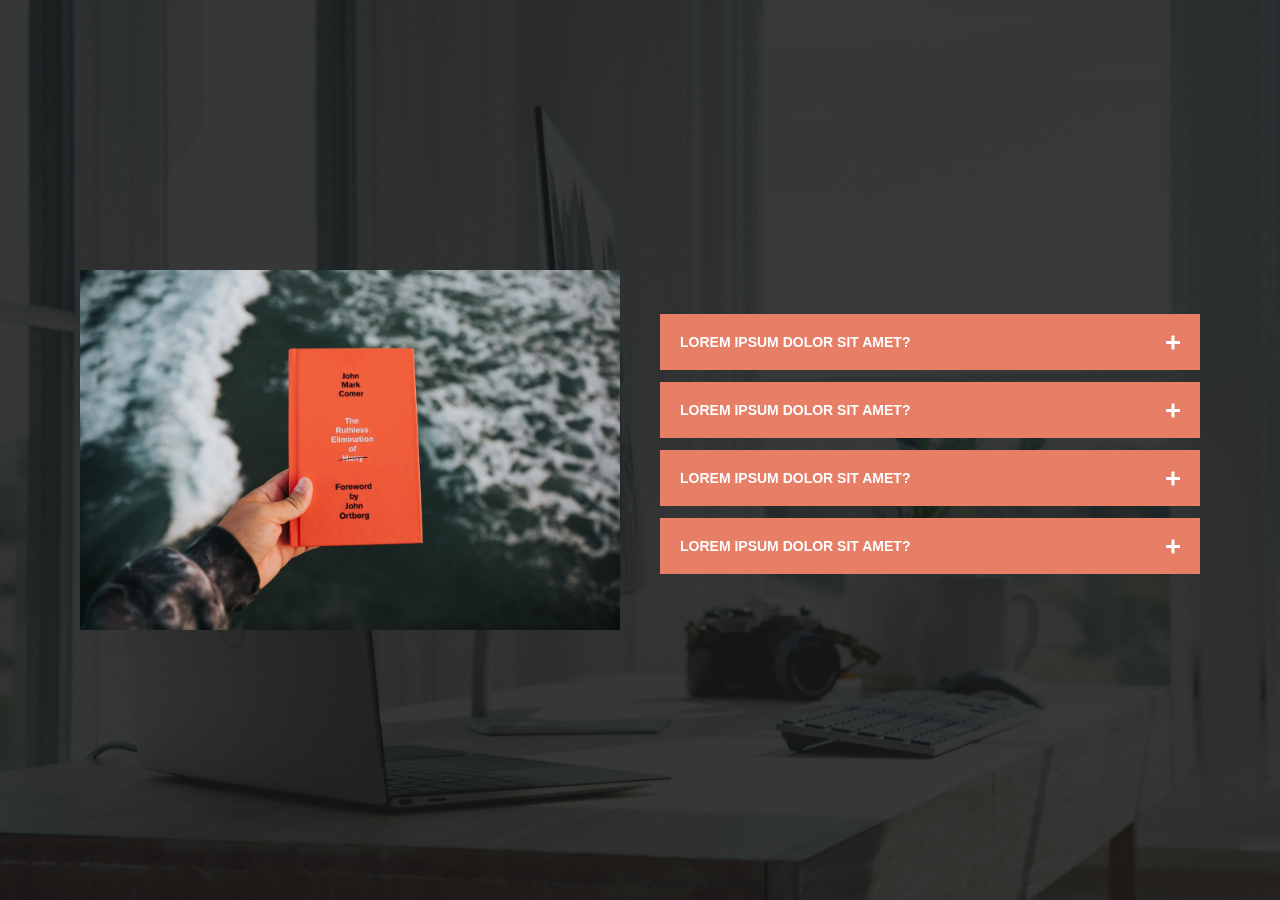
<file: accordion menu/index.html>
<!DOCTYPE html>
<html lang="en">
<head>
  <meta charset="UTF-8">
  <meta name="viewport" content="width=device-width, initial-scale=1.0">
  <title></title>
  <link rel="stylesheet" href="style.css">
</head>
<body>
  <div class="container">
    <img src="img.jpg" alt="" class="image">
    <div class="accordion-menu">
      <div class="item" id="item1">
        <a href="#item1" class="title">
          <span>Lorem ipsum dolor sit amet?</span>
          <i class="icon"></i>
        </a>
        <p class="text">
          Lorem ipsum dolor sit amet consectetur adipisicing elit. Illo temporibus possimus expedita optio magni maiores impedit inventore iusto accusantium doloremque?
        </p>
      </div>

      <div class="item" id="item2">
        <a href="#item2" class="title">
          <span>Lorem ipsum dolor sit amet?</span>
          <i class="icon"></i>
        </a>
        <p class="text">
          Lorem ipsum dolor sit amet consectetur adipisicing elit. Illo temporibus possimus expedita optio magni maiores impedit inventore iusto accusantium doloremque?
        </p>
      </div>

      <div class="item" id="item3">
        <a href="#item3" class="title">
          <span>Lorem ipsum dolor sit amet?</span>
          <i class="icon"></i>
        </a>
        <p class="text">
          Lorem ipsum dolor sit amet consectetur adipisicing elit. Illo temporibus possimus expedita optio magni maiores impedit inventore iusto accusantium doloremque?
        </p>
      </div>

      <div class="item" id="item4">
        <a href="#item4" class="title">
          <span>Lorem ipsum dolor sit amet?</span>
          <i class="icon"></i>
        </a>
        <p class="text">
          Lorem ipsum dolor sit amet consectetur adipisicing elit. Illo temporibus possimus expedita optio magni maiores impedit inventore iusto accusantium doloremque?
        </p>
      </div>
    </div>
  </div>

</body>
</html>
</file>
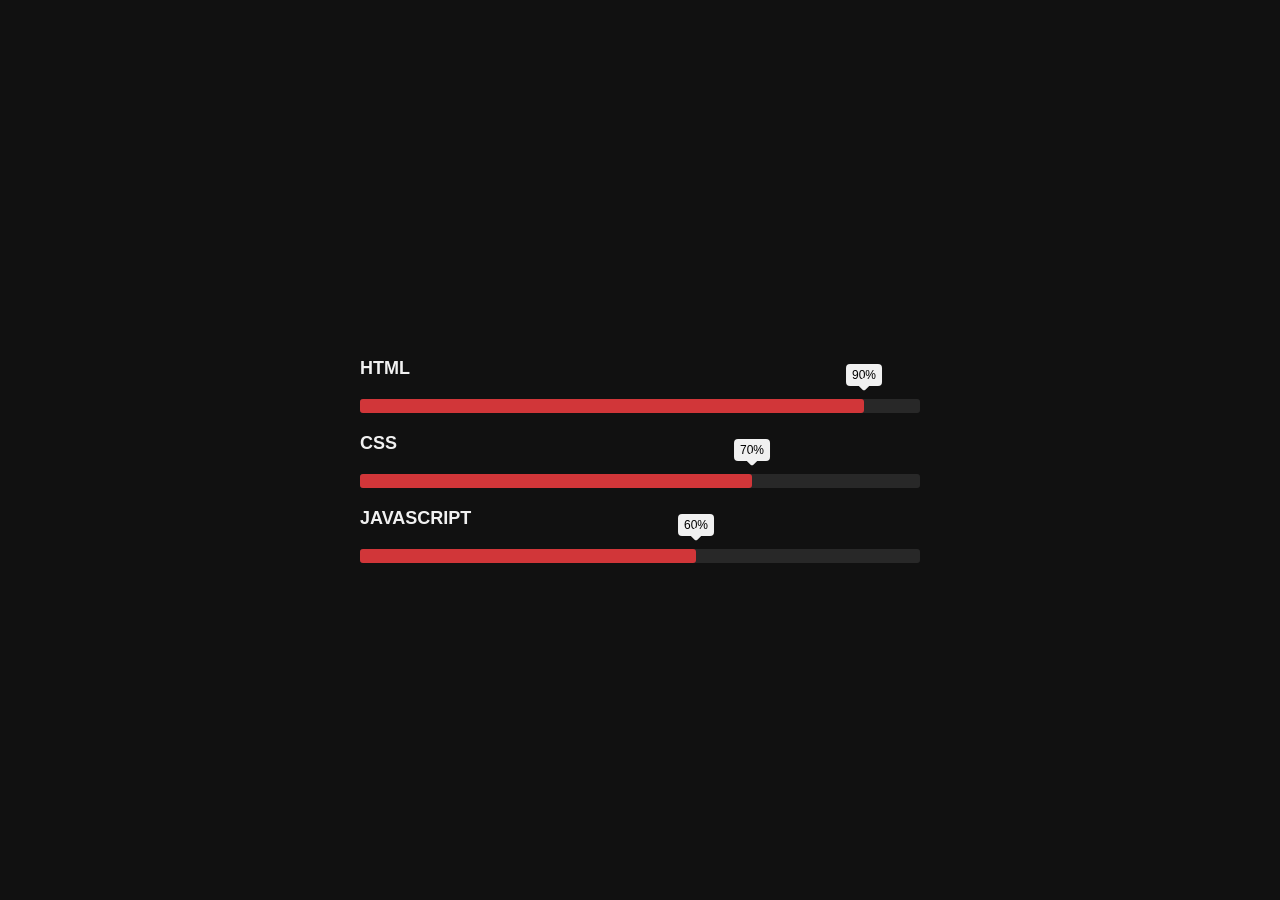
<file: Animated Skills Bars/index.html>
<!DOCTYPE html>
<html lang="en">
<head>
  <meta charset="UTF-8">
  <meta http-equiv="X-UA-Compatible" content="IE=edge">
  <meta name="viewport" content="width=device-width, initial-scale=1.0">
  <title>Skills Bars</title>
  <link rel="stylesheet" href="style.css">
</head>
<body>

<div class="skills">
  <div class="skill">
    <div class="skill-name">HTML</div>
    <div class="skill-bar">
      <div class="skill-per" per="90%" style="max-width:90%"></div>
    </div>
  </div>

  <div class="skill">
    <div class="skill-name">CSS</div>
    <div class="skill-bar">
      <div class="skill-per" per="70%" style="max-width:70%"></div>
    </div>
  </div>

  <div class="skill">
    <div class="skill-name">Javascript</div>
    <div class="skill-bar">
      <div class="skill-per" per="60%" style="max-width:60%"></div>
    </div>
  </div>


</div>

</body>
</html>
</file>
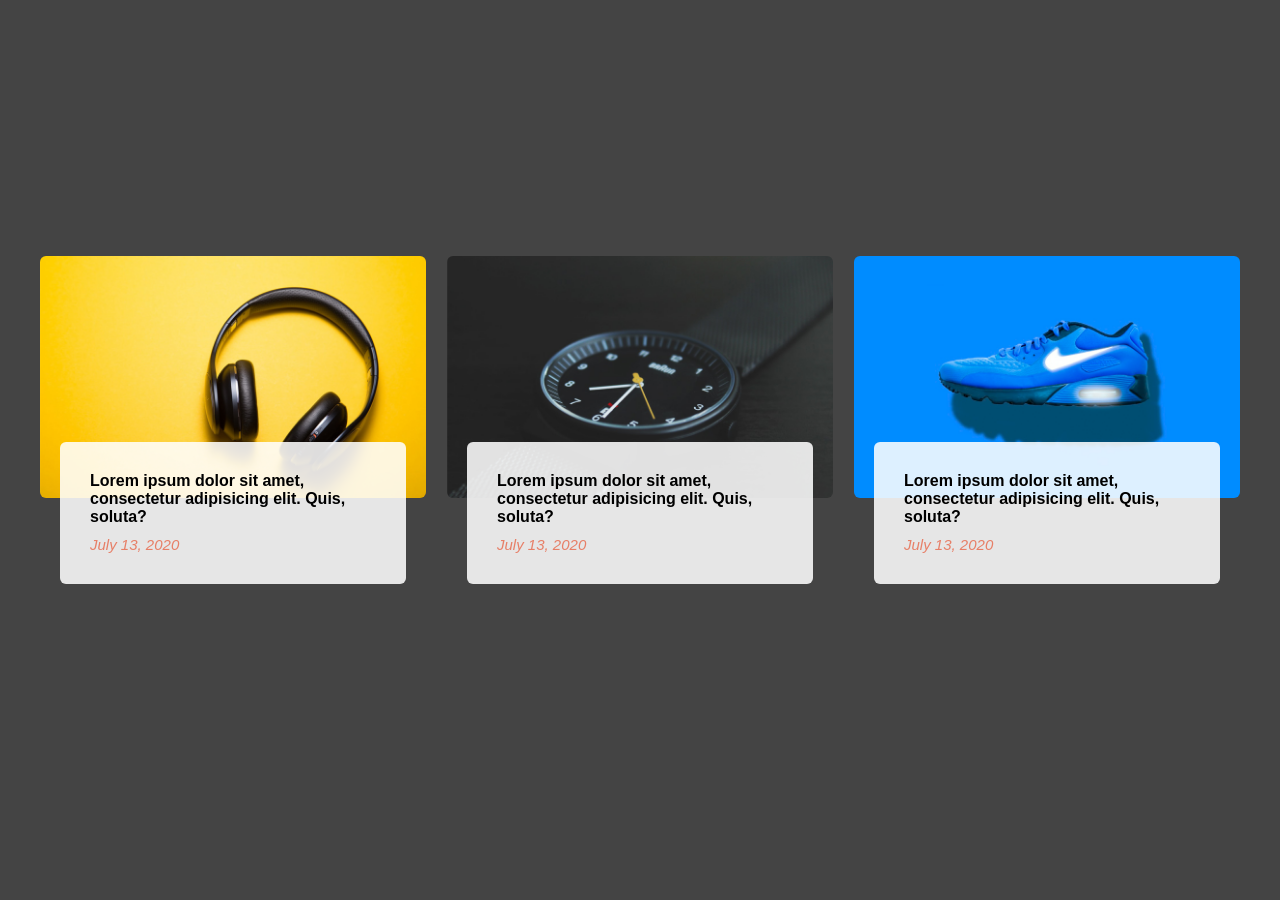
<file: Blog Posts/index.html>
<!DOCTYPE html>
<html lang="en">
<head>
  <meta charset="UTF-8">
  <meta name="viewport" content="width=device-width, initial-scale=1.0">
  <title></title>
  <link rel="stylesheet" href="style.css">
</head>
<body>
  <div class="blog-posts">
    <div class="post">
      <img src="1.jpg" alt="" class="post-img">
      <div class="post-content">
        <h3>Lorem ipsum dolor sit amet, consectetur adipisicing elit. Quis, soluta?</h3>
        <span class="date">July 13, 2020</span>
      </div>
    </div>

    <div class="post">
      <img src="2.jpg" alt="" class="post-img">
      <div class="post-content">
        <h3>Lorem ipsum dolor sit amet, consectetur adipisicing elit. Quis, soluta?</h3>
        <span class="date">July 13, 2020</span>
      </div>
    </div>

    <div class="post">
      <img src="3.jpg" alt="" class="post-img">
      <div class="post-content">
        <h3>Lorem ipsum dolor sit amet, consectetur adipisicing elit. Quis, soluta?</h3>
        <span class="date">July 13, 2020</span>
      </div>
    </div>
  </div>
</body>
</html>
</file>
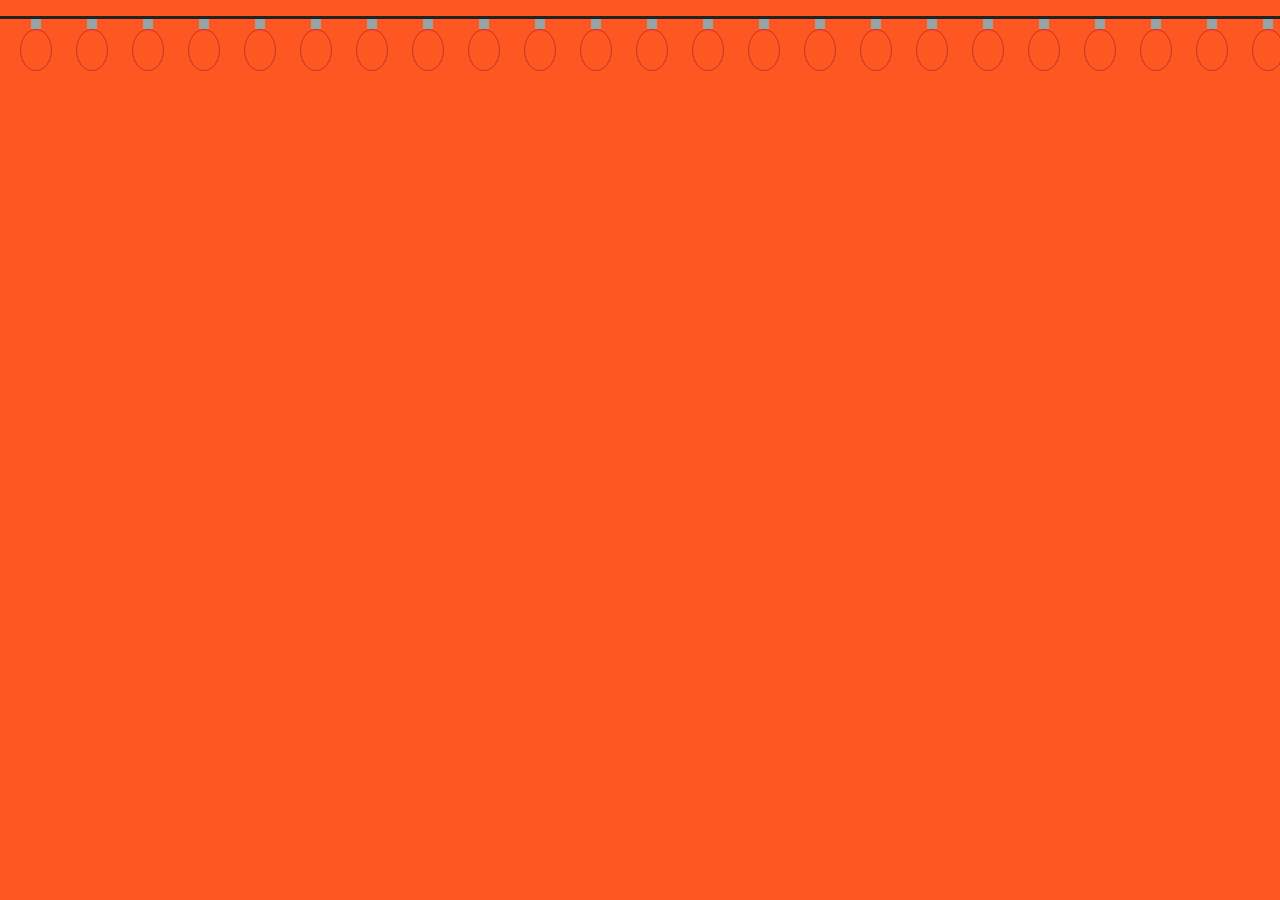
<file: Christmas light/index.html>
<!DOCTYPE html>
<html lang="en" dir="ltr">
  <head>
    <meta charset="utf-8">
    <title></title>
    <link rel="stylesheet" href="style.css">
  </head>
  <body>
    <ul class='christmas-lights'>
      <li class='christmas-light'></li>
      <li class='christmas-light'></li>
      <li class='christmas-light'></li>
      <li class='christmas-light'></li>
      <li class='christmas-light'></li>
      <li class='christmas-light'></li>
      <li class='christmas-light'></li>
      <li class='christmas-light'></li>
      <li class='christmas-light'></li>
      <li class='christmas-light'></li>
      <li class='christmas-light'></li>
      <li class='christmas-light'></li>
      <li class='christmas-light'></li>
      <li class='christmas-light'></li>
      <li class='christmas-light'></li>
      <li class='christmas-light'></li>
      <li class='christmas-light'></li>
      <li class='christmas-light'></li>
      <li class='christmas-light'></li>
      <li class='christmas-light'></li>
      <li class='christmas-light'></li>
      <li class='christmas-light'></li>
      <li class='christmas-light'></li>
      <li class='christmas-light'></li>
      <li class='christmas-light'></li>
      <li class='christmas-light'></li>
    </ul>
  </body>
</html>
</file>
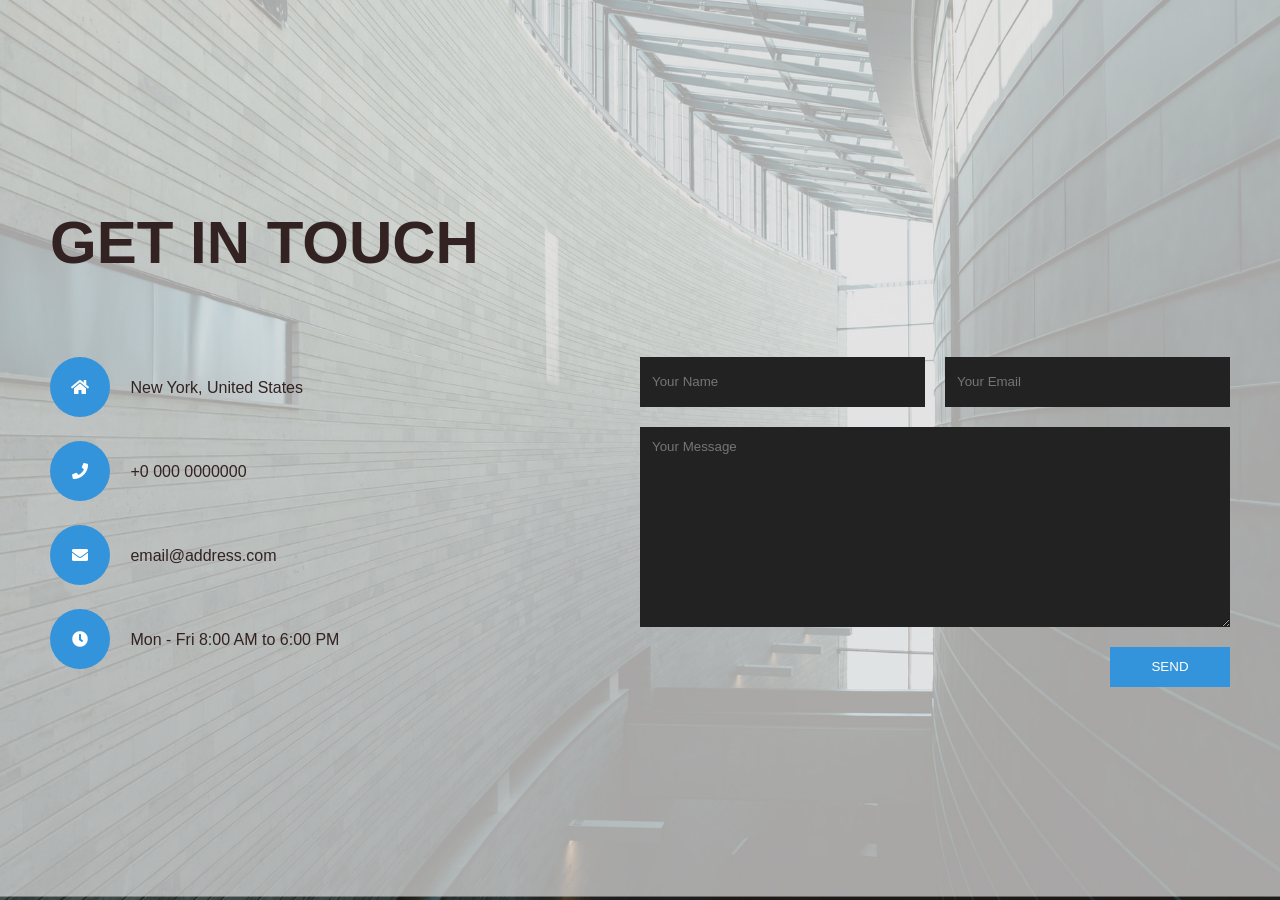
<file: Contact Page/index.html>
<!DOCTYPE html>
<html lang="en">
<head>
  <meta charset="UTF-8">
  <meta name="viewport" content="width=device-width, initial-scale=1.0">
  <title></title>
  <link rel="stylesheet" href="https://cdnjs.cloudflare.com/ajax/libs/font-awesome/5.13.0/css/all.min.css">
  <link rel="stylesheet" href="style.css">
</head>
<body>
  <div class="contact-page">
    <h2>Get in touch</h2>
    <div class="contact-info">
      <div class="item">
        <i class="icon fas fa-home"></i>
        New York, United States
      </div>
      <div class="item">
        <i class="icon fas fa-phone"></i>
        +0 000 0000000
      </div>
      <div class="item">
        <i class="icon fas fa-envelope"></i>
        email@address.com
      </div>
      <div class="item">
        <i class="icon fas fa-clock"></i>
        Mon - Fri 8:00 AM to 6:00 PM
      </div>
    </div>
    <form action="" class="contact-form">
      <input type="text" class="textb" placeholder="Your Name">
      <input type="email" class="textb" placeholder="Your Email">
      <textarea placeholder="Your Message"></textarea>
      <input type="submit" class="btn" value='Send'>
    </form>
  </div>
</body>
</html>
</file>
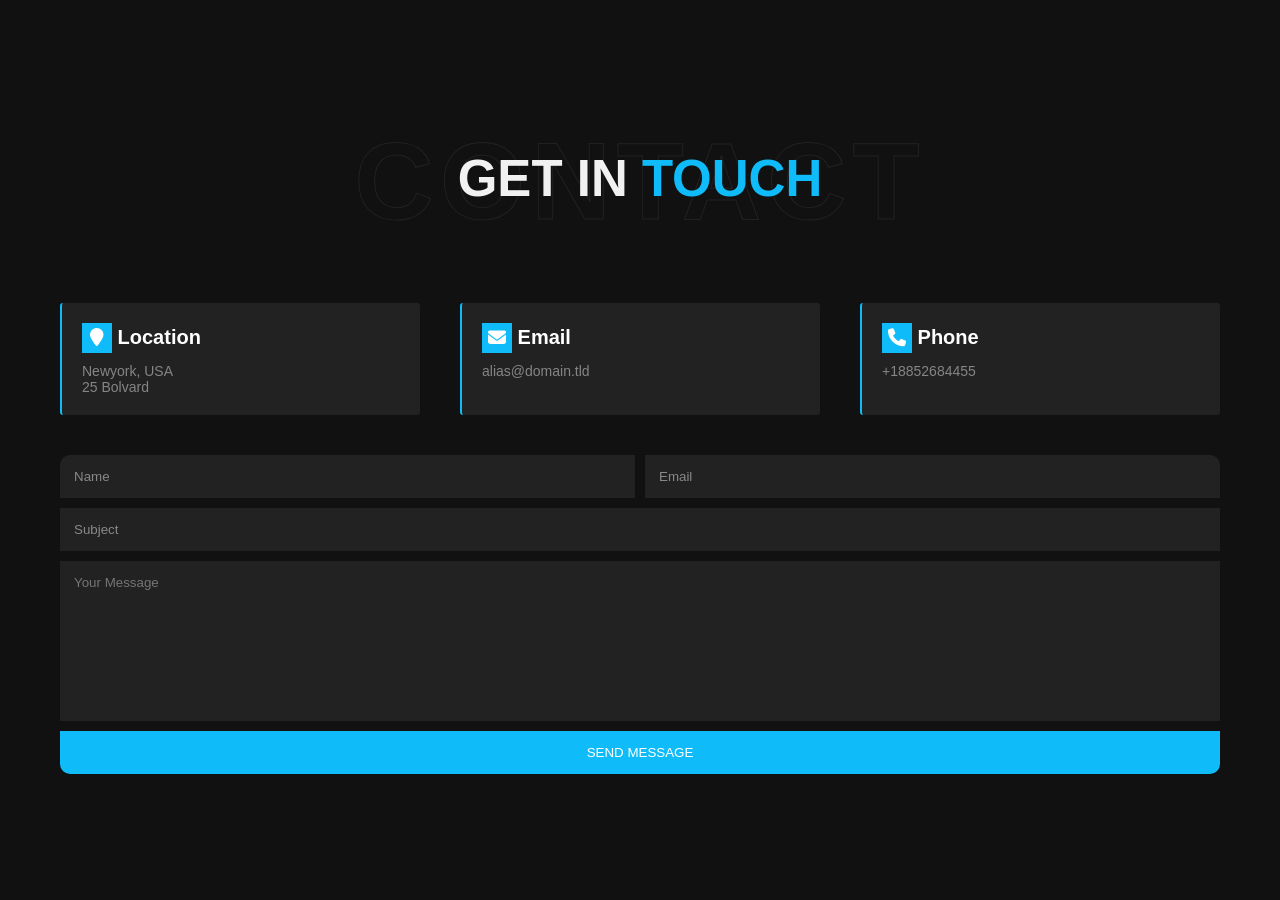
<file: contact/index.html>
<!DOCTYPE html>
<html lang="en">
<head>
    <meta charset="UTF-8">
    <meta http-equiv="X-UA-Compatible" content="IE=edge">
    <meta name="viewport" content="width=device-width, initial-scale=1.0">
    <title>Contact Page</title>
    <link rel="stylesheet" href="https://cdnjs.cloudflare.com/ajax/libs/font-awesome/6.2.1/css/all.min.css" integrity="sha512-MV7K8+y+gLIBoVD59lQIYicR65iaqukzvf/nwasF0nqhPay5w/9lJmVM2hMDcnK1OnMGCdVK+iQrJ7lzPJQd1w==" crossorigin="anonymous" referrerpolicy="no-referrer" />
    <link rel="stylesheet" href="style.css">
</head>
<body>
    <div class="contact-page">
        <h1 class="contact-page-title">
            <div class="back-title">Contact</div> 
            <div class="front-title">Get In <span>Touch</span></div>
        </h1>

        <div class="contact-boxes">
            <div class="contact-box">
                <h2 class="box-title"><i class="box-icon fas fa-location-pin"></i> Location</h2>
                <div class="box-content">
                    Newyork, USA <br>
                    25 Bolvard
                </div>
            </div>
            <div class="contact-box">
                <h2 class="box-title"><i class="box-icon fas fa-envelope"></i> Email</h2>
                <div class="box-content">
                    alias@domain.tld
                </div>
            </div>
            <div class="contact-box">
                <h2 class="box-title"><i class="box-icon fas fa-phone"></i> Phone</h2>
                <div class="box-content">
                    +18852684455
                </div>
            </div>
        </div>



            <form action="" class="contact-form">
                <input type="text" class="nameInput" placeholder="Name">
                <input type="email" class="emailInput" placeholder="Email">
                <input type="text" class="subjectInput" placeholder="Subject">
                <textarea class="msgArea" placeholder="Your Message"></textarea>
                <input class="sendbtn" type="submit" value="Send Message">
            </form>

    </div>

</body>
</html>
</file>
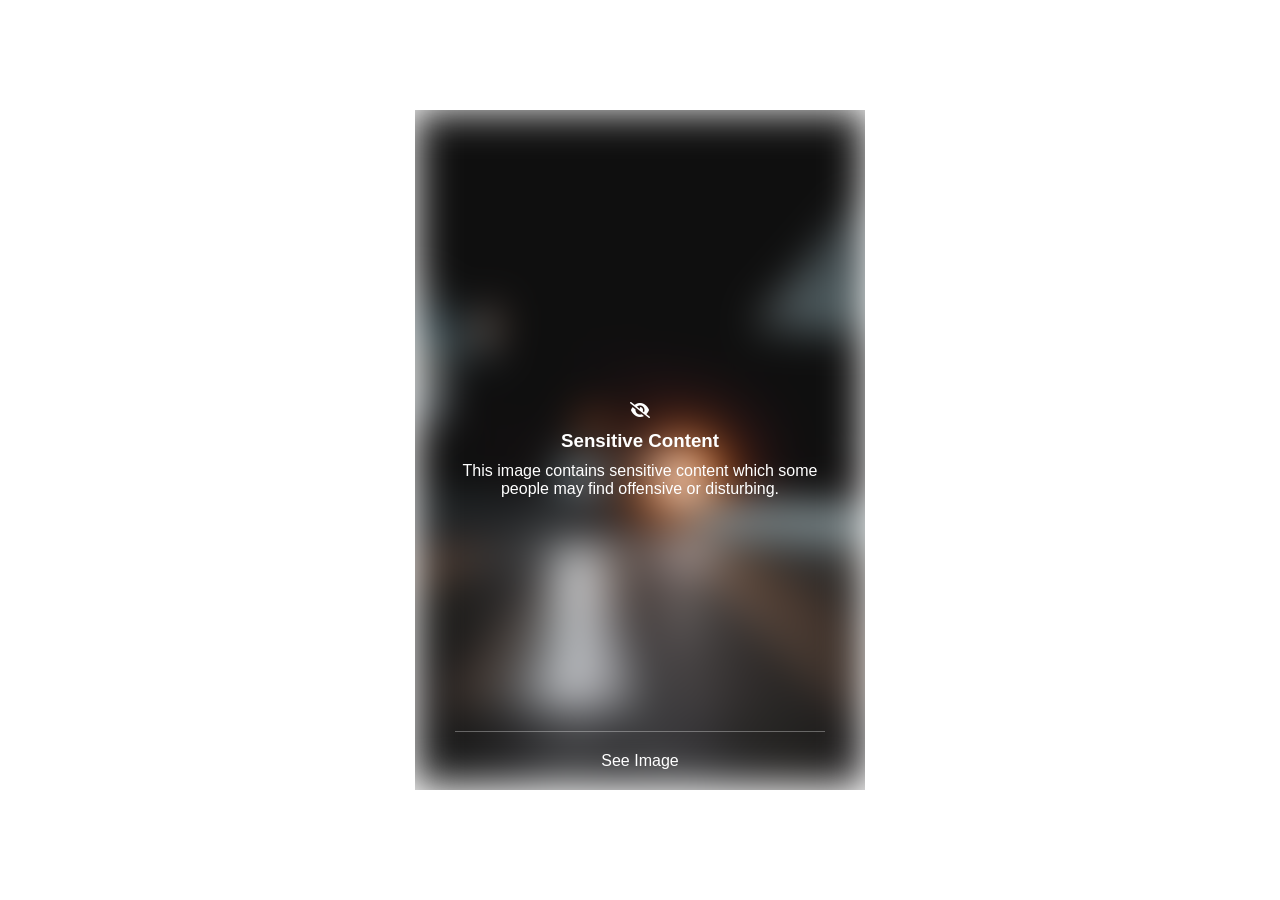
<file: cover-uncover/index.html>
<!DOCTYPE html>
<html lang="en">
<head>
    <meta charset="UTF-8">
    <meta http-equiv="X-UA-Compatible" content="IE=edge">
    <meta name="viewport" content="width=device-width, initial-scale=1.0">
    <title>Cover/Uncover an Image</title>
    <link rel="stylesheet" href="https://cdnjs.cloudflare.com/ajax/libs/font-awesome/6.4.0/css/all.min.css" integrity="sha512-iecdLmaskl7CVkqkXNQ/ZH/XLlvWZOJyj7Yy7tcenmpD1ypASozpmT/E0iPtmFIB46ZmdtAc9eNBvH0H/ZpiBw==" crossorigin="anonymous" referrerpolicy="no-referrer" />
    <link rel="stylesheet" href="style.css">
    
</head>
<body>

    <div class="image-card">
        <input type="checkbox" class="toggle-btn">
        <img src="image.png" alt="">

        <div class="content">
            <i class="fas fa-eye-slash"></i>
            <h3>Sensitive Content</h3>
            <p class="text">This image contains sensitive content which some people may find offensive or disturbing.</p>
        </div>
    </div>

</body>
</html>
</file>
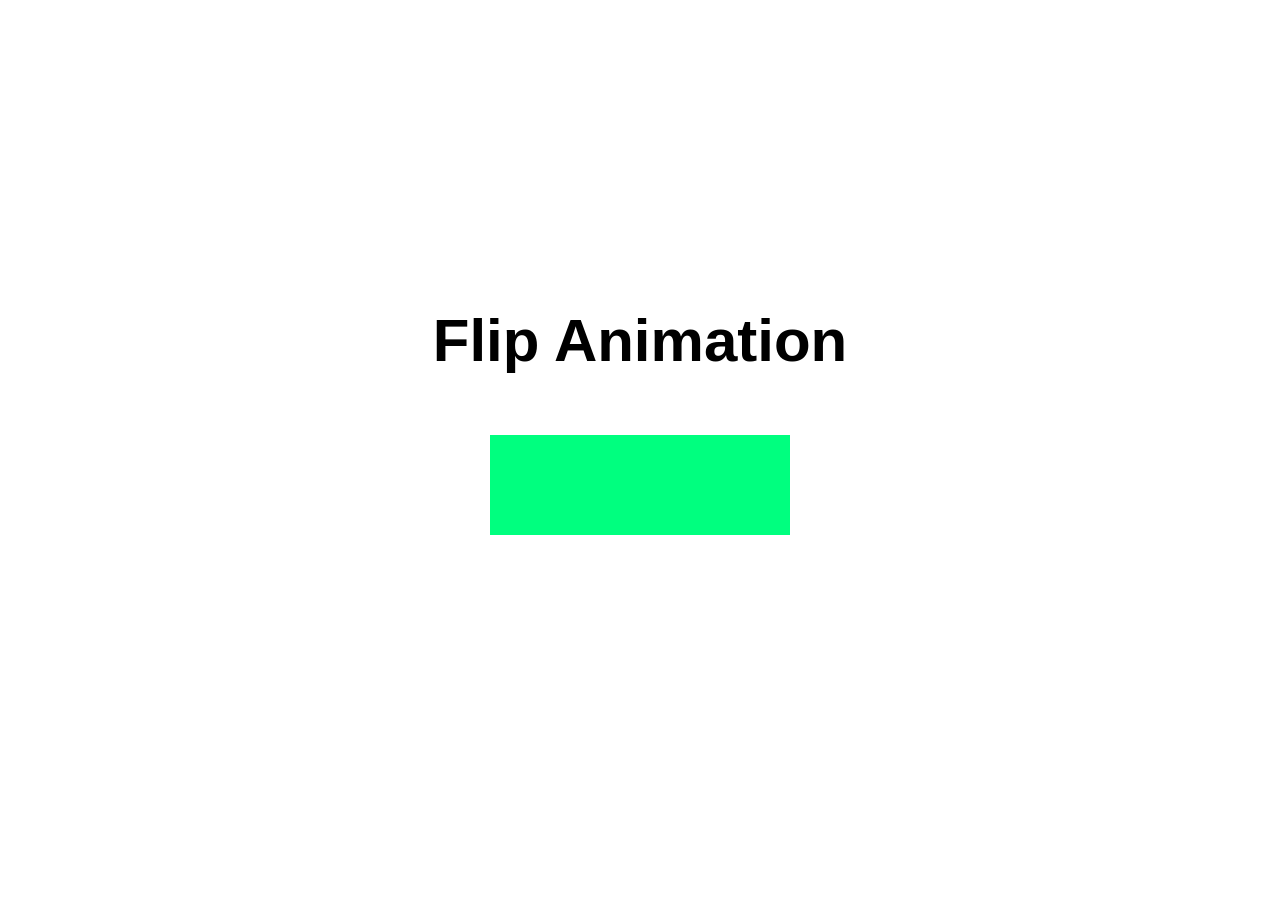
<file: Css Flip Animation/index.html>
<!DOCTYPE html>
<html lang="en">
<head>
  <meta charset="UTF-8">
  <meta name="viewport" content="width=device-width, initial-scale=1.0">
  <title></title>
  <link rel="stylesheet" href="style.css">
</head>
<body>
<div class="container">
  <div class="text">Flip Animation</div>
  <div class="box"></div>
</div>
</body>
</html>
</file>
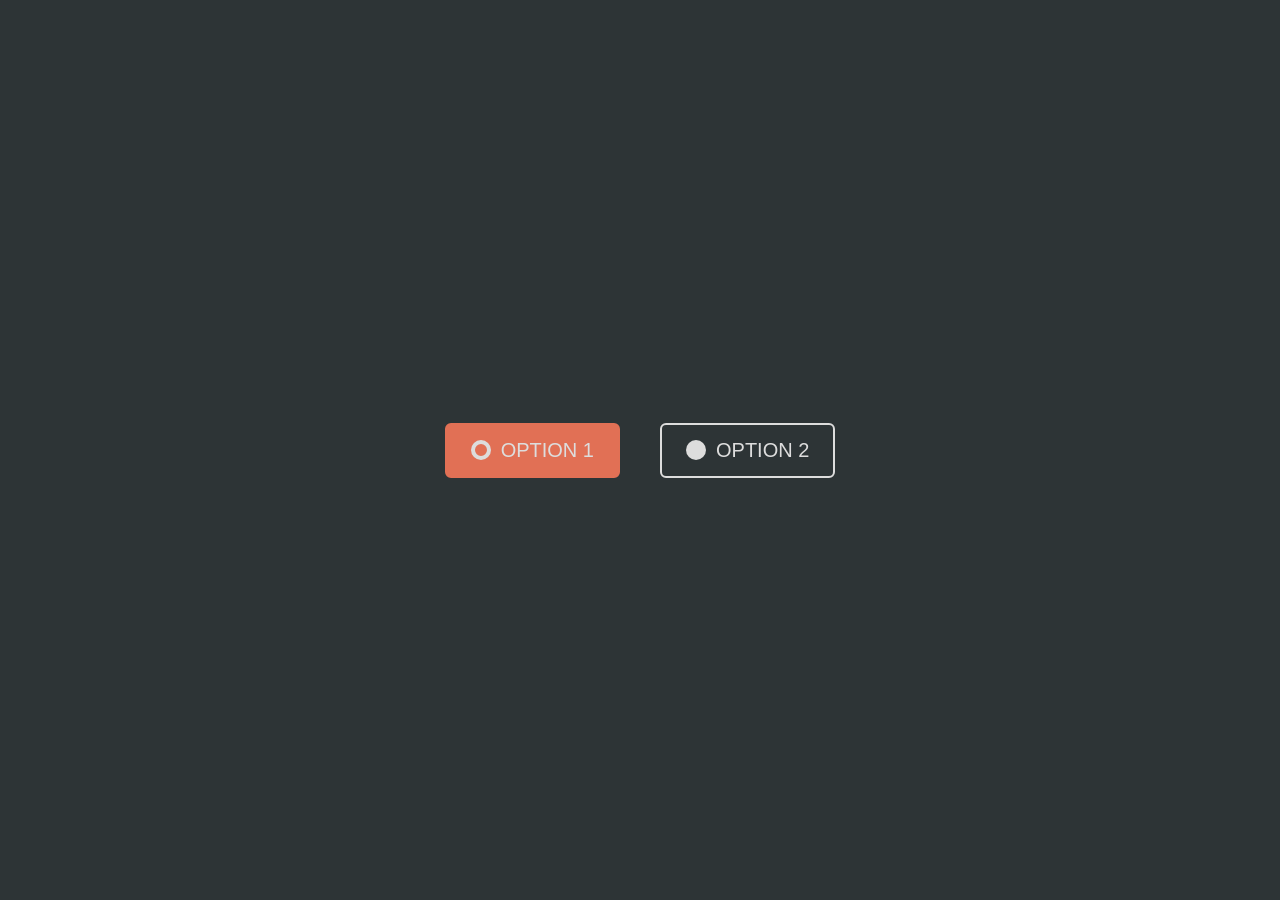
<file: Custom Radio Button/index.html>
<!DOCTYPE html>
<html lang="en">
<head>
    <meta charset="UTF-8">
    <meta http-equiv="X-UA-Compatible" content="IE=edge">
    <meta name="viewport" content="width=device-width, initial-scale=1.0">
    <title>Custom Radio Button</title>
    <link rel="stylesheet" href="style.css">
</head>
<body>
    <input type="radio" class="radio-button" label="Option 1" name="radiobtn" checked>
    <input type="radio" class="radio-button" label="Option 2" name="radiobtn">
</body>
</html>
</file>
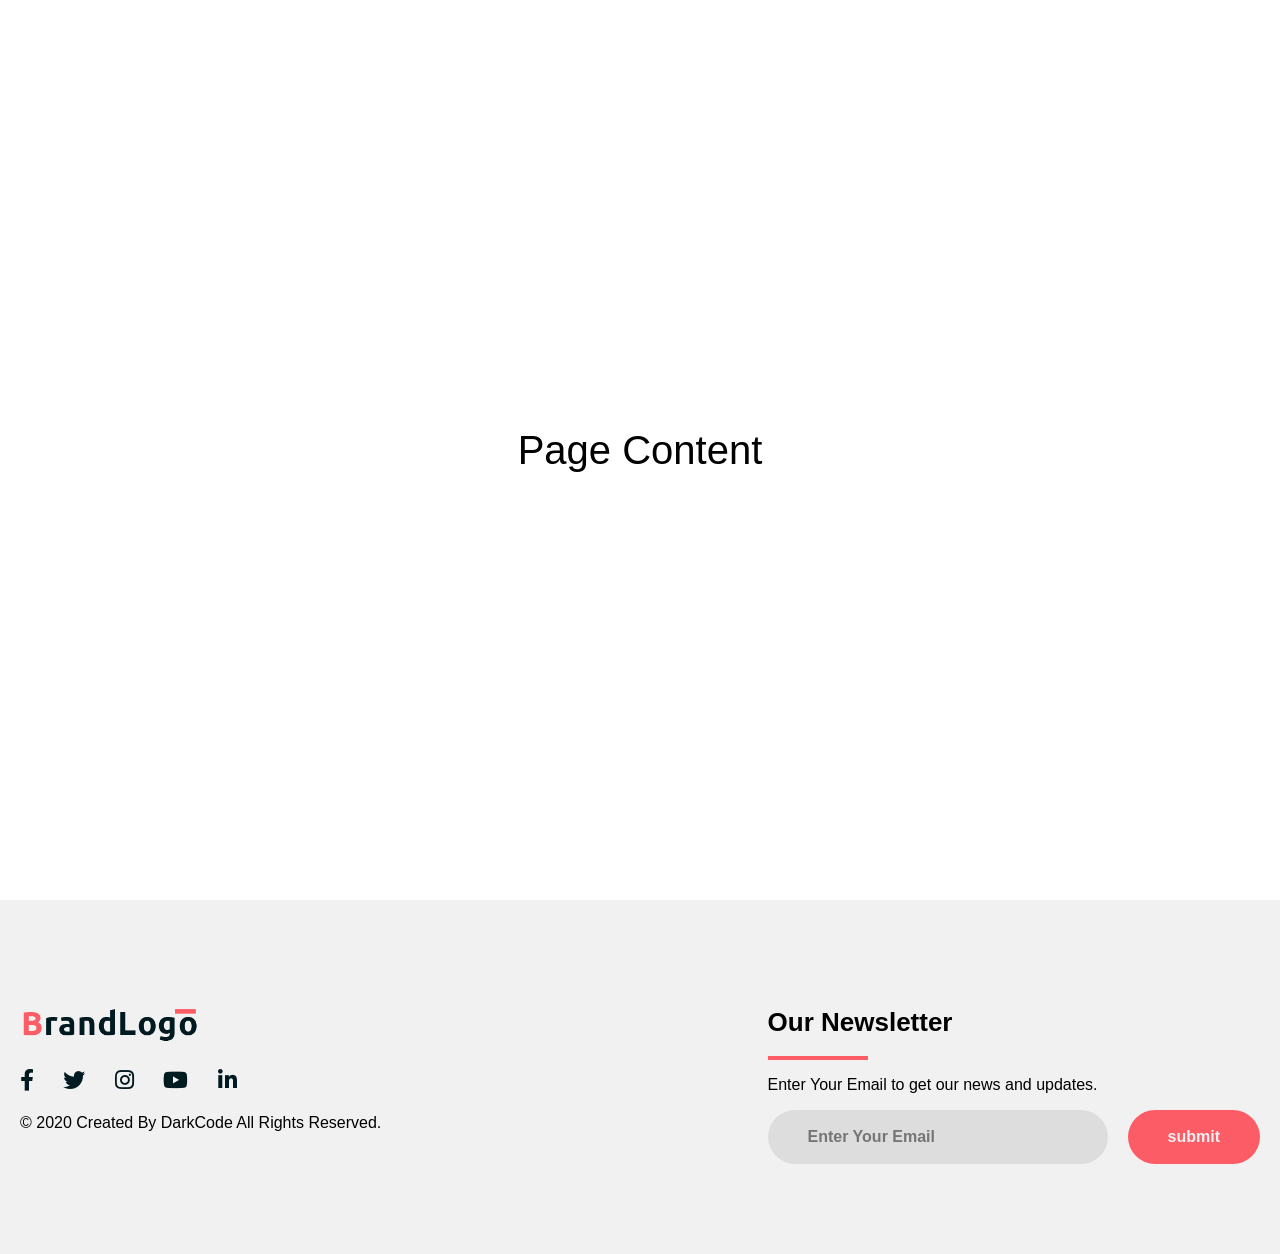
<file: Footer/index.html>
<!DOCTYPE html>
<html lang="en" dir="ltr">
  <head>
    <meta charset="utf-8">
    <meta name="viewport" content="width=device-width,initial-scale=1">
    <title></title>
    <link rel="stylesheet" href="style.css">
    <link rel="stylesheet" href="https://cdnjs.cloudflare.com/ajax/libs/font-awesome/5.11.2/css/all.css">
  </head>
  <body>
    <div class="page-content">
      Page Content
    </div>

    <footer>
      <div class="footer-container">
        <div class="left-col">
          <img src="logo.png" alt="" class="logo">
          <div class="social-media">
            <a href="#"><i class="fab fa-facebook-f"></i></a>
            <a href="#"><i class="fab fa-twitter"></i></a>
            <a href="#"><i class="fab fa-instagram"></i></a>
            <a href="#"><i class="fab fa-youtube"></i></a>
            <a href="#"><i class="fab fa-linkedin-in"></i></a>
          </div>
          <p class="rights-text">© 2020 Created By DarkCode All Rights Reserved.</p>
        </div>

        <div class="right-col">
          <h1>Our Newsletter</h1>
          <div class="border"></div>
          <p>Enter Your Email to get our news and updates.</p>
          <form action="" class="newsletter-form">
            <input type="text" class="txtb" placeholder="Enter Your Email">
            <input type="submit" class="btn" value="submit">
          </form>
        </div>
      </div>
    </footer>
  </body>
</html>
</file>
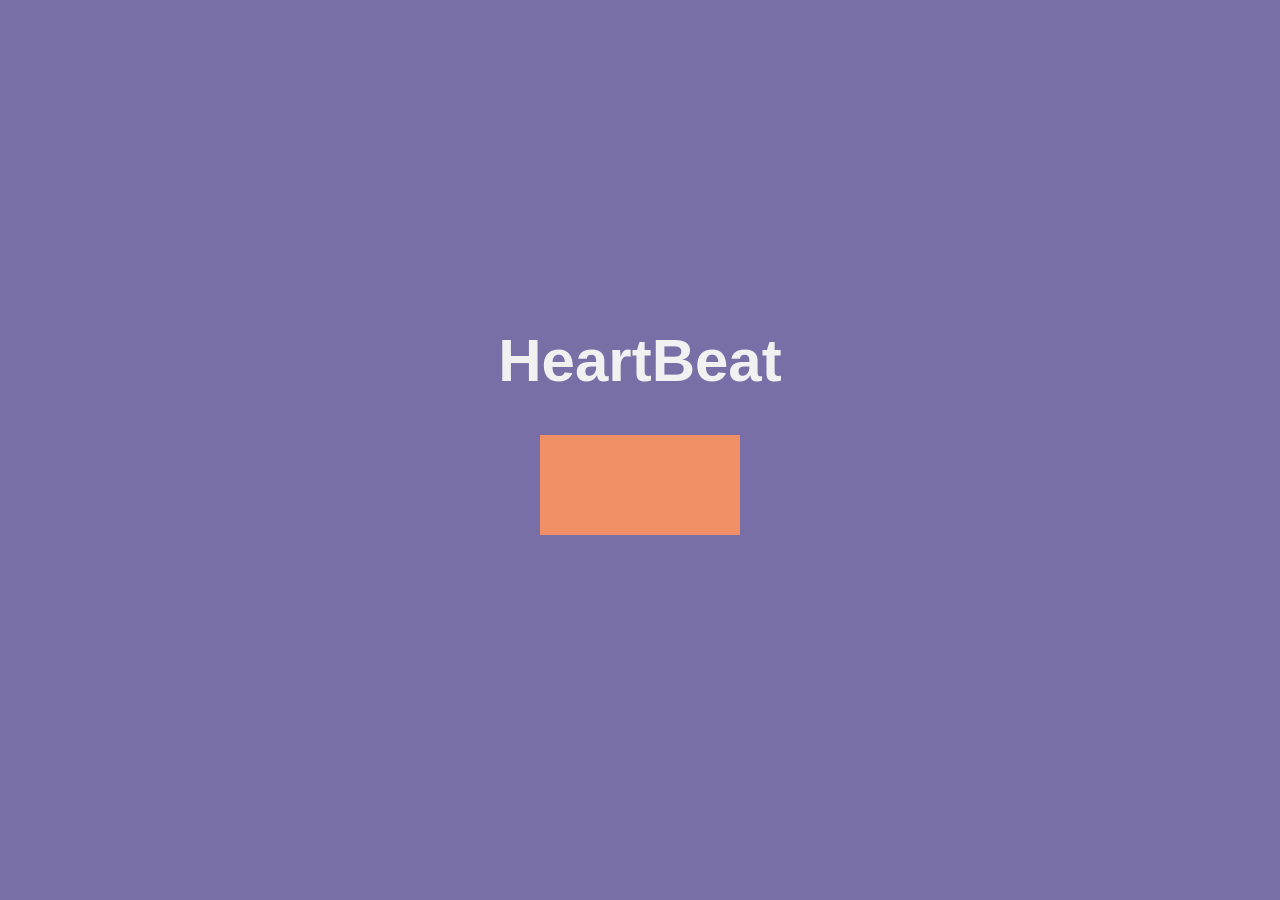
<file: HeartBeat/index.html>
<!DOCTYPE html>
<html lang="en">
<head>
  <meta charset="UTF-8">
  <meta http-equiv="X-UA-Compatible" content="IE=edge">
  <meta name="viewport" content="width=device-width, initial-scale=1.0">
  <title>HeartBeat</title>
  <link rel="stylesheet" href="style.css">
</head>
<body>
  <div class="container">
    <h3 class="text">HeartBeat</h3>
    <div class="box"></div>
  </div>
</body>
</html>
</file>
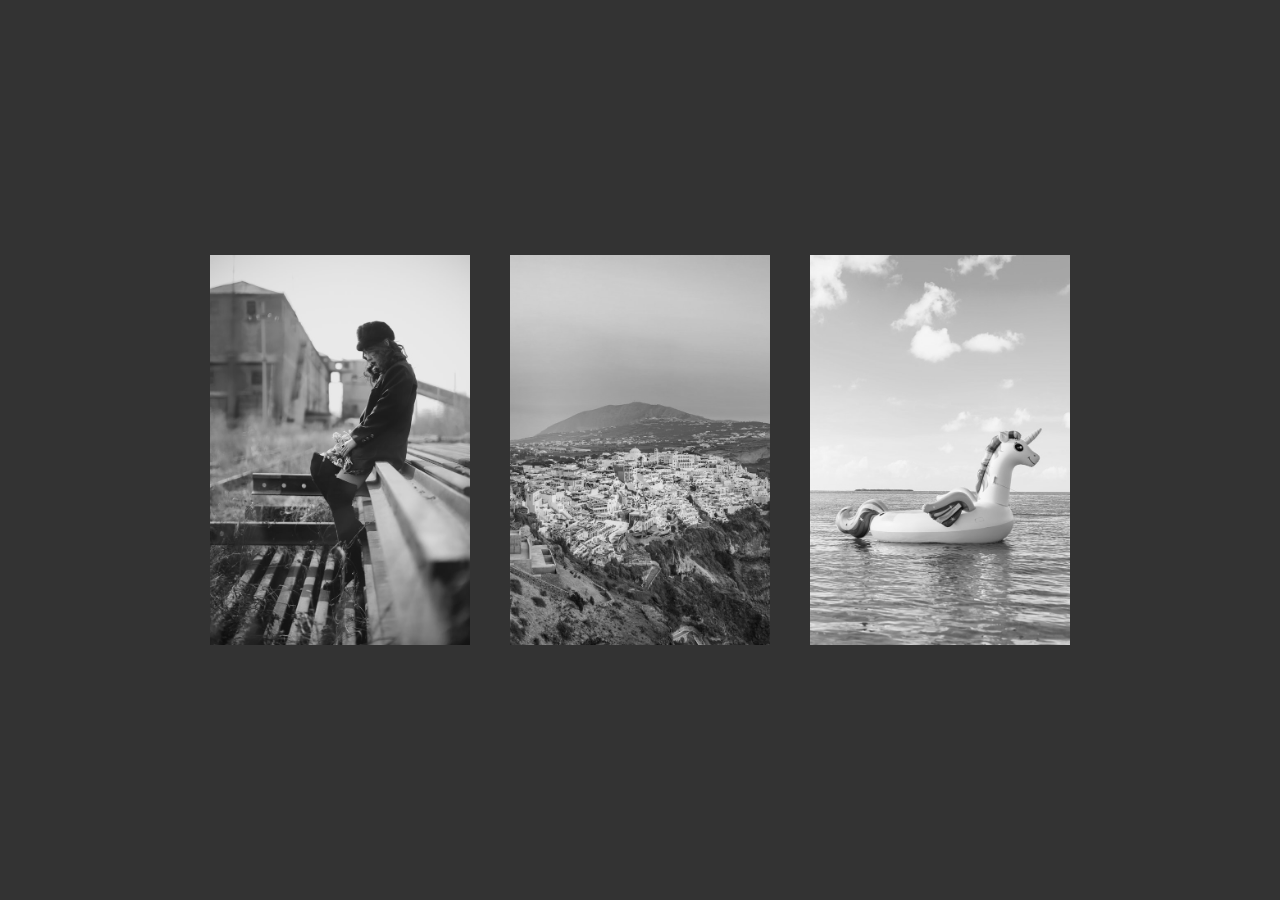
<file: Images Hover Effect/index.html>
<html lang="en">
<head>
    <meta charset="UTF-8">
    <meta name="viewport" content="width=device-width, initial-scale=1.0">
    <title></title>
    <link rel="stylesheet" href="style.css">
</head>
<body>
    <div class="image">
        <img src="images/1.jpg" alt="">
    </div>
    <div class="image">
        <img src="images/2.jpg" alt="">
    </div>
    <div class="image">
        <img src="images/3.jpg" alt="">
    </div>
</body>
</html>
</file>
<file: accordion menu/style.css>
*{
  margin: 0;
  padding: 0;
  font-family: "Open Sans", sans-serif;
  box-sizing: border-box;
  text-decoration: none;
}

body{
  background: url(bg.jpg) no-repeat center;
  background-size: cover;
  min-height: 100vh;
  display: flex;
  align-items: center;
  justify-content: center;
}

.container{
  max-width: 1200px;
  padding: 0 40px;
  display: flex;
  align-items: center;
  justify-content: space-between;
  flex-wrap: wrap;
}

.image, .accordion-menu{
  width: calc(50% - 20px);
}

.title{
  background-color: #e77f67;
  display: flex;
  color: #fff;
  padding: 20px;
  cursor: pointer;
  text-transform: uppercase;
  font-size: 14px;
  font-weight: 600;
  align-items: center;
  justify-content: space-between;
}

.icon{
  position: relative;
  width: 14px;
}

.icon::before, .icon::after{
  content: "";
  position: absolute;
  width: 14px;
  height: 3px;
  background-color: #fff;
  top: -1.5px;
}

.icon::after{
  transform: rotate(90deg);
  transition: .5s linear;
}

.text{
  background-color: #ffffff60;
  color: #fff;
  line-height: 26px;
  margin: 6px 0;
  opacity: 0;
  height: 0;
}

.item:target .text{
  height: auto;
  opacity: 1;
  padding: 20px;
  margin: 12px 0;
}

.item:target .icon::after{
  transform: rotate(0);
}

@media screen and (max-width:960px){
  .container{
    max-width: 600px;
  }

  .image, .accordion-menu{
    width: 100%;
    margin: 20px 0;
  }
}
</file>
<file: Animated Skills Bars/style.css>
*{
  margin: 0;
  padding: 0;
  font-family: "Ubuntu", sans-serif;
  box-sizing: border-box;
}

body{
  min-height: 100vh;
  display: flex;
  align-items: center;
  justify-content: center;
  background: #111;
}

.skills{
  width: 100%;
  max-width: 600px;
  padding: 0 20px;
}

.skill-name{
  font-size: 18px;
  font-weight: 700;
  color: #f1f1f1;
  text-transform: uppercase;
  margin: 20px 0;
}

.skill-bar{
  height: 14px;
  background: #282828;
  border-radius: 3px;
}

.skill-per{
  height: 14px;
  background: #d13639;
  border-radius: 3px;
  position: relative;
  animation: fillBars 2.5s 1;
}

.skill-per::before{
  content: attr(per);
  position: absolute;
  padding: 4px 6px;
  background: #f1f1f1;
  border-radius: 4px;
  font-size: 12px;
  top: -35px;
  right: 0;
  transform: translateX(50%);
}

.skill-per::after{
  content: "";
  position: absolute;
  width: 10px;
  height: 10px;
  background: #f1f1f1;
  top: -20px;
  right: 0;
  transform: translateX(50%) rotate(45deg);
  border-radius: 2px;
}

@keyframes fillBars{
  from{
    width: 0;
  }
  to{
    width: 100%;
  }
}
</file>
<file: Blog Posts/style.css>
*{
  margin: 0;
  padding: 0;
  font-family: "Open Sans",sans-serif;
}

body{
  background-color: #444;
  min-height: 100vh;
  display: flex;
  align-items: center;
  justify-content: center;
}

.blog-posts{
  width: min(1200px, 100%);
  padding: 20px;
  display: flex;
  justify-content: space-between;
  flex-wrap: wrap;
  cursor: pointer;
}

.post{
  width: calc(33% - 10px);
  overflow: hidden;
}

.post-img{
  width: 100%;
  border-radius: 6px;
  transition: .3s linear;
}

.post-content{
  background-color: #ffffffdd;
  margin: 0 20px;
  padding: 30px;
  border-radius: 6px;
  transform: translateY(-60px);
  transition: .3s linear;
}

.post-content h3{
  font-size: 16px;
  margin-bottom: 10px;
}

.date{
  font-size: 15px;
  font-style: italic;
  color: #e77f67;
}

.post:hover .post-img{
  transform: translateY(20px);
}

.post:hover .post-content{
  transform: translateY(-80px);
}

@media screen and (max-width: 1200px){
  .blog-posts{
    justify-content: center;
  }
  .post{
    width: min(600px, 100%);
  }
}
</file>
<file: Christmas light/style.css>
body {
  background-color: rgb(255, 87, 34);
  margin: 0;
}

.christmas-lights {
  border-top: 3px solid #222;
  padding: 0;
  list-style: none;
  text-align: center;
  white-space: nowrap;
  overflow-x: hidden;
}

.christmas-light {
  display: inline-block;
  border-radius: 50%;
  width: 30px;
  height: 40px;
  border: 1px solid #c0392b;
  margin: 10px 0 0 20px;
  position: relative;
}

.christmas-light::before {
  content: '';
  width: 10px;
  height: 10px;
  display: inline-block;
  background-color: #95a5a6;
  position: absolute;
  top: -1px;
  left: 49%;
  transform: translate(-50%, -100%);
}

.christmas-light:nth-child(odd) {
  animation-name: alternate-yellow-glow;
  animation-duration: 1s;
  animation-iteration-count: infinite;
}

.christmas-light:nth-child(even) {
  animation-name: alternate-green-glow;
  animation-duration: 1s;
  animation-iteration-count: infinite;
}

@keyframes alternate-yellow-glow {
  0%, 100% {
    background-color: rgba(255, 235, 59, 0.1);
  }
  50% {
    background-color: rgba(255, 235, 59, 1);
  }
}

@keyframes alternate-green-glow {
  50% {
    background-color: rgba(139, 195, 74, 0.1);
  }
  0%, 100% {
    background-color: rgba(139, 195, 74, 1);
  }
}
</file>
<file: Contact Page/style.css>
*{
  margin: 0;
  padding: 0;
  box-sizing: border-box;
  font-family: "Open Sans",sans-serif;
}

body{
  min-height: 100vh;
  background: url(bg.png) no-repeat center;
  background-size: cover;
  display: flex;
  align-items: center;
  justify-content: center;
}

.contact-page{
  width: 100%;
  max-width: 1400px;
  padding: 50px;
  display: flex;
  align-items: flex-start;
  justify-content: center;
  flex-wrap: wrap;
}

h2{
  width: 100%;
  margin-bottom: 80px;
  text-transform: uppercase;
  color: #322;
  font-size: 60px;
}

.contact-info, .contact-form{
  flex: 1;
}

.item{
  margin-bottom: 24px;
  font-size: 16px;
  color: #322;
}

.icon{
  width: 60px;
  height: 60px;
  line-height: 60px;
  background-color: #3494db;
  text-align: center;
  color: #fff;
  border-radius: 50%;
  margin-right: 16px;
}

.contact-form{
  display: flex;
  flex-wrap: wrap;
  justify-content: space-between;
}

.textb{
  width: calc(50% - 10px);
  height: 50px;
  padding: 12px;
  background-color: #222;
  border: none;
  color: #fff;
  margin-bottom: 20px;
}

textarea{
  width: 100%;
  min-height: 200px;
  max-height: 400px;
  resize: vertical;
  padding: 12px;
  background-color: #222;
  border: none;
  color: #fff;
  margin-bottom: 20px;
}

.btn{
  width: 120px;
  height: 40px;
  margin-left: auto;
  background-color: #3494db;
  border: none;
  color: #fff;
  text-transform: uppercase;
  cursor: pointer;
  border: 2px solid #3494db;
  transition: .3s linear;
}

.btn:hover{
  background-color: transparent;
  color: #3494db;
}

@media screen and (max-width: 980px){
  .contact-page{
    max-width: 800px;
  }
  h2{
    font-size: 40px;
    margin-bottom: 40px;
  }

  .contact-info, .contact-form{
    flex: 100%;
    margin-bottom: 30px;
  }
  .textb{
    width: 100%;
  }
}
</file>
<file: contact/style.css>
*{
    margin: 0;
    padding: 0;
    font-family: "Montserrat", sans-serif;
    box-sizing: border-box;
}

body{
    background-color: #111;
    min-height: 100vh;
    display: flex;
    align-items: center;
}

.contact-page{
    width: 100%;
    max-width: 1200px;
    margin: auto;
    padding: 0 20px;
}

.contact-page-title{
    position: relative;
    text-transform: uppercase;
    text-align: center;
}

.back-title {
    text-align: center;
    -webkit-text-stroke: 1px #ffffff12;
    color: transparent;
    font-size: 40px;
    letter-spacing: 6px;
    font-size: 110px;
}

.front-title{
    color: #f1f1f1;
    font-weight: 900;
    font-size: 51px;
    transform: translateY(-95px);
}

.front-title span{
    color: #0fbcf9;
}

.contact-conatiner{
    display: flex;
    justify-content: space-between;
    padding: 0 20px;
}

.contact-boxes{
    display: flex;
    flex-wrap: wrap;
    justify-content: space-between;
}

.contact-box{
    background-color: #ffffff12;
    padding: 20px;
    border-radius: 3px;
    border-left: 2px solid #0fbcf9;
    width: 100%;
    max-width: 360px;
    margin-bottom: 40px;
}

.box-title{
    font-size: 20px;
    color: #fff;
    margin-bottom: 10px;
}

.box-icon{
    background: #0fbcf9;
    width: 30px;
    height: 30px;
    text-align: center;
    line-height: 30px;
    font-size: 18px;
}

.box-content{
    color: #858585;
    font-size: 14px;
    font-weight: 500;
}

.contact-form{
    display: flex;
    flex-wrap: wrap;
    justify-content: space-between;
}

input{
    width: 100%;
    margin-bottom: 10px;
    background: #ffffff12;
    padding: 14px;
    color: #fff;
    border: 0;
}

textarea{
    width: 100%;
    margin-bottom: 10px;
    background: #ffffff12;
    padding: 14px;
    color: #fff;
    border: 0;
    resize: none;
    height: 160px;
}

input::placeholder{
    color: #888;
}

.nameInput,.emailInput{
    width: calc(50% - 5px);
}

.nameInput{
    border-top-left-radius: 10px;
}

.emailInput{
    border-top-right-radius: 10px;
}

.sendbtn{
    background-color: #0fbcf9;
    border-radius: 0 0 10px 10px;
    cursor: pointer;
    text-transform: uppercase;
    font-weight: 500;
    transition: .3s linear;
}

.sendbtn:hover{
    opacity: .7;
}


@media screen and (max-width:1200px) {
    .contact-box{
        max-width: 100%;
    }

    .nameInput,.emailInput{
        width: 100%;
        border-radius: 0;
    }


    .nameInput{
        border-radius: 10px 10px 0 0;
    }

}
</file>
<file: cover-uncover/style.css>
*{
    margin: 0;
    padding: 0;
    font-family: "Montserrat", sans-serif;
    box-sizing: border-box;
}

body{
    min-height: 100vh;
    display: flex;
    align-items: center; 
    justify-content: center;
}

.image-card{
    width: 450px;
    overflow: hidden;
    position: relative;
}

.image-card img{
    width: 100%;
    transition: all .5s ease-in-out;
    filter: blur(20px);
}

.content{
    position: absolute;
    top: 50%;
    transform: translateY(-50%);
    text-align: center;
    color: #fff;
    padding: 0 40px;
    transition: .6s;
}

.content h3{
    margin: 10px;
}

.toggle-btn{
    appearance: none;
    position: absolute;
    bottom: 0;
    color: #fff;
    z-index: 1;
    border-top: 1px solid #ffffff50;
    padding: 20px;
    margin: 0 40px;
    width: calc(100% - 80px);
    text-align: center;
    cursor: pointer;
}

.toggle-btn::before{
    content: "See Image";
    transition: .3s;
    font-size: 16px;
}

.toggle-btn:checked ~ img{
    filter: blur(0);
}

.toggle-btn:checked::before{
    content: "Cover Image";
}

.toggle-btn:checked ~ .content{
    pointer-events: none;
    opacity: 0;
}
</file>
<file: Css Flip Animation/style.css>
body{
  margin: 0;
  padding: 0;
  font-family: "Open Sans", sans-serif;
  height: 100vh;
  display: flex;
  align-items: center;
  justify-content: center;
  perspective: 500px;
}

.text{
  font-size: 60px;
  font-weight: 900;
  cursor: pointer;
}

.box{
  width: 300px;
  height: 100px;
  background-color: springgreen;
  margin: 60px auto;
  cursor: pointer;
}

.text:hover, .box:hover{
  animation: flipV 1s linear;
}

@keyframes flipV{
  50%{
    transform: rotateX(180deg);
  }
  to{
    transform: rotateX(360deg);
  }
}

@keyframes flipH{
  50%{
    transform: rotateY(180deg);
  }
  to{
    transform: rotateY(360deg);
  }
}
</file>
<file: Custom Radio Button/style.css>
*{
    margin: 0;
    padding: 0;
    font-family: "Montserrat", sans-serif;
}

body{
    background-color: #2d3436;
    height: 100vh;
    display: flex;
    align-items: center;
    justify-content: center;
    gap: 40px;
}

.radio-button{
    appearance: none;
    border: 2px solid #ddd;
    padding: 14px 24px;
    border-radius: 6px;
    display: flex;
    align-items: center;
    cursor: pointer;
    gap: 10px;
}

.radio-button::before{
    content: "";
    background-color: #ddd;
    width: 20px;
    height: 20px;
    border-radius: 50%;
    box-sizing: border-box;
    transition: border .2s linear;
}

.radio-button::after{
    content: attr(label);
    color: #ddd;
    font-size: 20px;
    text-transform: uppercase;
    font-weight: 500;
}

.radio-button:checked{
    background-color: #e17055;
    border-color: #e17055;
}

.radio-button:checked::before{
    border: 4px solid #ddd;
    background-color: #e17055;
}
</file>
<file: Footer/style.css>
body{
  margin: 0;
  padding: 0;
  font-family: "Open Sans",sans-serif;
}

footer{
  background: #f1f1f1;
  padding: 90px 0;
}

.footer-container{
  max-width: 1300px;
  margin: auto;
  padding: 0 20px;
  display: flex;
  justify-content: space-between;
  align-items: center;
  flex-wrap: wrap-reverse;
}

.logo{
  width: 180px;
}

.social-media{
  margin: 20px 0;
}

.social-media a{
  color: #001a21;
  margin-right: 25px;
  font-size: 22px;
  text-decoration: none;
  transition: .3s linear;
}

.social-media a:hover{
  color: #fc5c65;
}

.right-col h1{
  font-size: 26px;
}

.border{
  width: 100px;
  height: 4px;
  background: #fc5c65;
}

.newsletter-form{
  display: flex;
  justify-content: center;
  align-items: center;
  flex-wrap: wrap;
}

.txtb{
  flex: 1;
  padding: 18px 40px;
  font-size: 16px;
  color: #293043;
  background: #ddd;
  border: none;
  font-weight: 700;
  outline: none;
  border-radius: 30px;
  min-width: 260px;
}

.btn{
  padding: 18px 40px;
  font-size: 16px;
  color: #f1f1f1;
  background: #fc5c65;
  border: none;
  font-weight: 700;
  outline: none;
  border-radius: 30px;
  margin-left: 20px;
  cursor: pointer;
  transition: opacity .3s linear;
}

.btn:hover{
  opacity: .7;
}

.page-content{
  min-height: 100vh;
  font-size: 40px;
  display: flex;
  align-items: center;
  justify-content: center;
}

@media screen and (max-width:960px) {
  .footer-container{
    max-width: 600px;
  }
  .right-col{
    width: 100%;
    margin-bottom: 60px;
  }

  .left-col{
    width: 100%;
    text-align: center;
  }
}


@media screen and (max-width:700px){
  .btn{
    margin: 0;
    width: 100%;
    margin-top: 20px;
    }
}
</file>
<file: HeartBeat/style.css>
*{
  margin: 0;
  padding: 0;
  font-family: "Montserrat",sans-serif;
}

body{
  height: 100vh;
  display: flex;
  align-items: center;
  justify-content: center;
  background: #786fa6;
}

.text{
  font-size: 60px;
  color: #f1f1f1;
  cursor: pointer;
}

.box{
  width: 200px;
  height: 100px;
  background: #f19066;
  margin: 40px auto;
  cursor: pointer;
}

.text:hover,
.box:hover{
  animation: heartBeat 1.5s infinite;
}

@keyframes heartBeat{
  from{
    transform: scale(1);
  }
  14%{
    transform: scale(1.3);
  }
  28%{
    transform: scale(1);
  }
  42%{
    transform: scale(1.3);
  }
  70%{
    transform: scale(1);
  }
}
</file>
<file: Images Hover Effect/style.css>
body{
    margin: 0;
    padding: 0;
    height: 100vh;
    display: flex;
    align-items: center;
    justify-content: center;
    background-color: #333;
}

.image{
    width: 260px;
    overflow: hidden;
    cursor: pointer;
    position: relative;
    margin: 0 20px;
}

.image img{
    width: 100%;
}

.image::before{
    content: '';
    position: absolute;
    left: 0;
    top: 0;
    width: 100%;
    height: 100%;
    background-size: cover;
    filter: grayscale(100%);
    transition: .5s linear;
}

.image:hover::before{
    width: 0;
}

.image:nth-child(1)::before{
    background-image: url(images/1.jpg);
}

.image:nth-child(2)::before{
    background-image: url(images/2.jpg);
}

.image:nth-child(3)::before{
    background-image: url(images/3.jpg);
}
</file>
